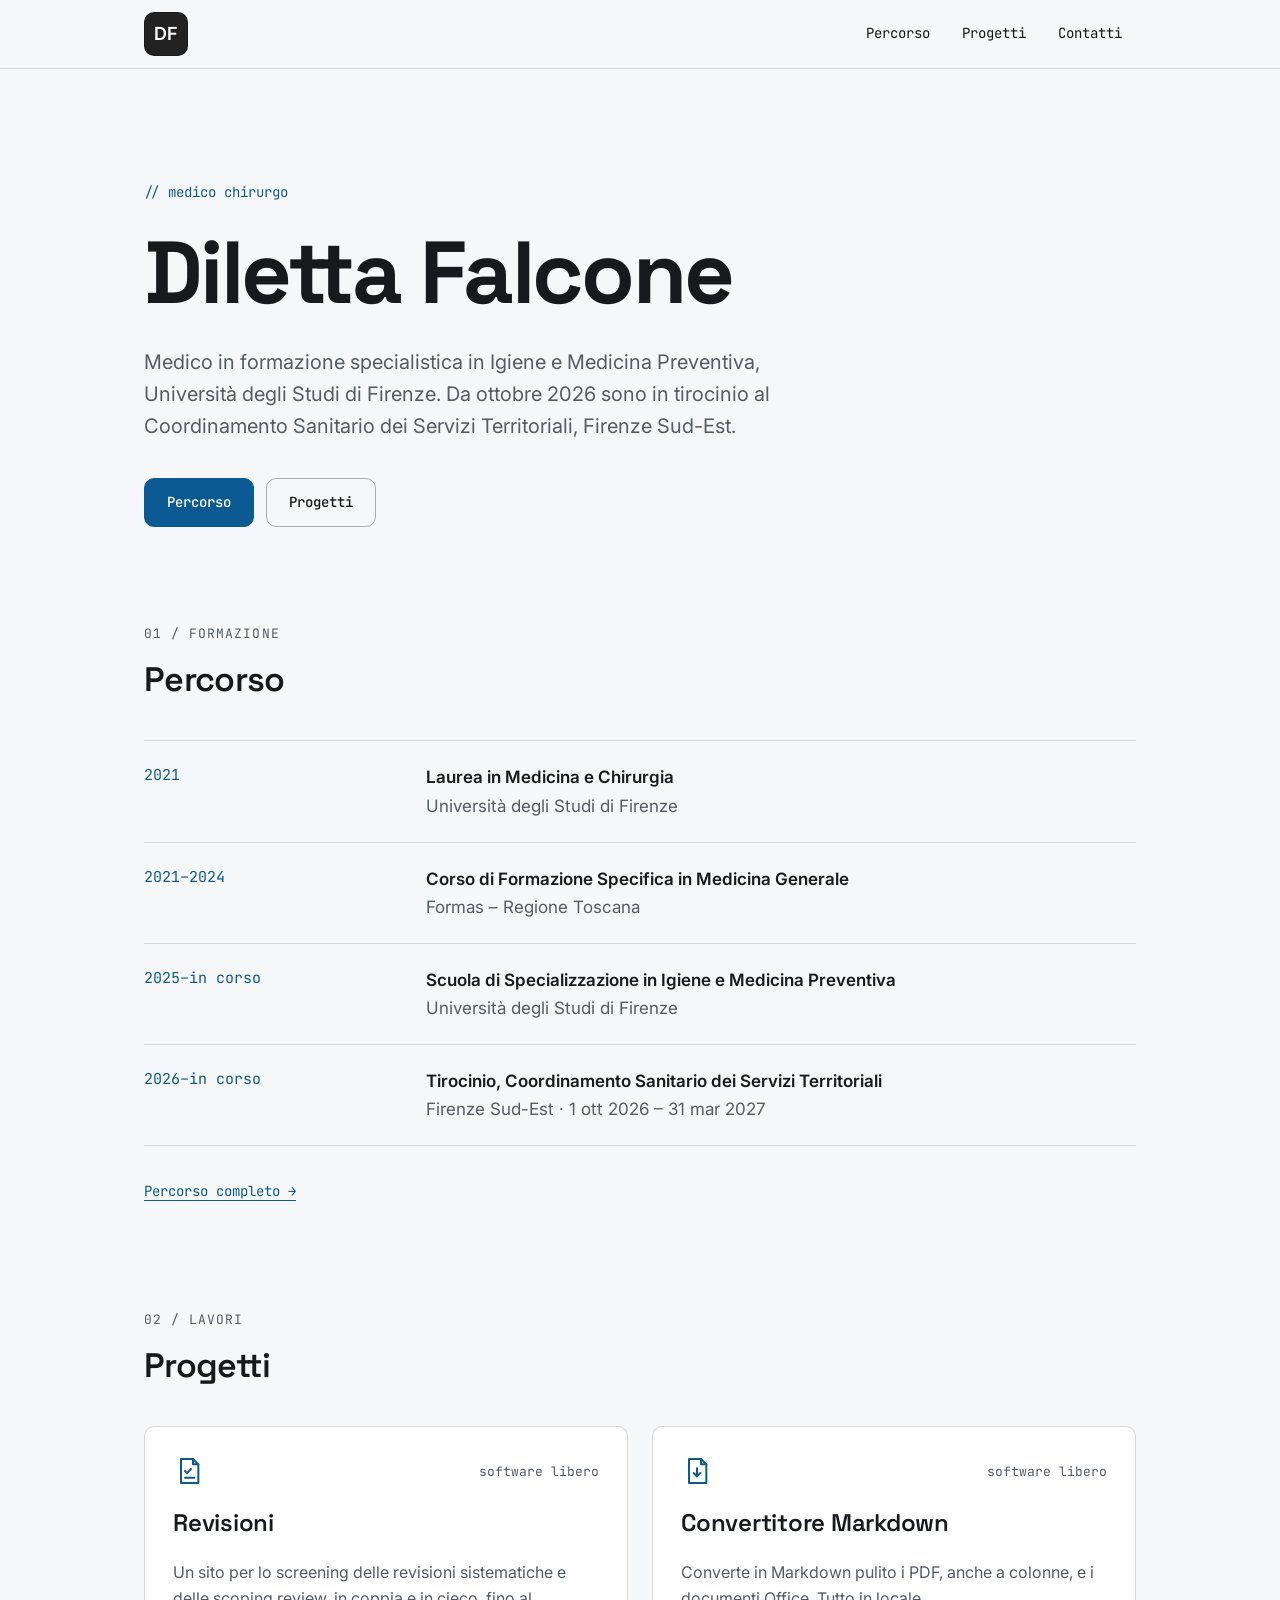
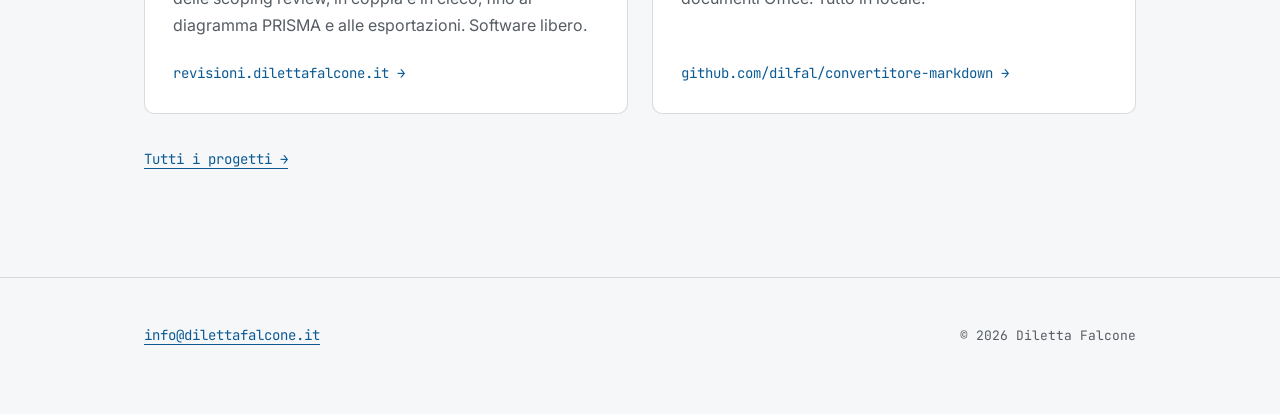
<file: index.html>
<!DOCTYPE html>
<html lang="it">
<head>
  <meta charset="UTF-8">
  <meta name="viewport" content="width=device-width, initial-scale=1.0">
  <meta name="description" content="Diletta Falcone, medico chirurgo. Laurea in Medicina a Firenze, formazione specifica in Medicina Generale, in formazione specialistica in Igiene e Medicina Preventiva.">
  <title>Diletta Falcone</title>
  <link rel="canonical" href="https://dilettafalcone.it/">
  <link rel="icon" href="/favicon.svg" type="image/svg+xml">
  <link rel="icon" href="/favicon-96.png" sizes="96x96" type="image/png">
  <link rel="icon" href="/favicon.ico" sizes="any">
  <link rel="apple-touch-icon" href="/apple-touch-icon.png">
  <meta property="og:type" content="website">
  <meta property="og:site_name" content="Diletta Falcone">
  <meta property="og:locale" content="it_IT">
  <meta property="og:title" content="Diletta Falcone">
  <meta property="og:description" content="Diletta Falcone, medico chirurgo. Laurea in Medicina a Firenze, formazione specifica in Medicina Generale, in formazione specialistica in Igiene e Medicina Preventiva.">
  <meta property="og:url" content="https://dilettafalcone.it/">
  <meta property="og:image" content="https://dilettafalcone.it/og-image.png">
  <meta property="og:image:width" content="1200">
  <meta property="og:image:height" content="630">
  <meta property="og:image:alt" content="Diletta Falcone, medico chirurgo">
  <meta name="twitter:card" content="summary_large_image">
  <script type="application/ld+json">
{
  "@context": "https://schema.org",
  "@graph": [
    {
      "@type": "WebSite",
      "name": "Diletta Falcone",
      "url": "https://dilettafalcone.it/"
    },
    {
      "@type": "Person",
      "name": "Diletta Falcone",
      "url": "https://dilettafalcone.it/",
      "jobTitle": "Medico chirurgo",
      "alumniOf": {
        "@type": "CollegeOrUniversity",
        "name": "Università degli Studi di Firenze"
      },
      "image": "https://dilettafalcone.it/icon-512.png"
    }
  ]
}
  </script>
  <link rel="preconnect" href="https://fonts.googleapis.com">
  <link rel="preconnect" href="https://fonts.gstatic.com" crossorigin>
  <link href="https://fonts.googleapis.com/css2?family=Inter:wght@400;500;600&family=JetBrains+Mono:wght@400;500&family=Space+Grotesk:wght@500;600;700&display=swap" rel="stylesheet">
  <link rel="stylesheet" href="/css/style.css?v=2">
</head>
<body>

  <nav>
    <div class="nav-inner">
      <a href="/" class="nav-logo" aria-label="Diletta Falcone, home">DF</a>
      <ul class="nav-links">
        <li><a href="/percorso/">Percorso</a></li>
        <li><a href="/progetti/">Progetti</a></li>
        <li><a href="#contatti">Contatti</a></li>
      </ul>
    </div>
  </nav>

  <main>
    <section class="wrap hero" id="home">
      <p class="eyebrow">// medico chirurgo</p>
      <h1>Diletta Falcone</h1>
      <p class="lead">Medico in formazione specialistica in Igiene e Medicina Preventiva, Università degli Studi di Firenze. Da ottobre 2026 sono in tirocinio al Coordinamento Sanitario dei Servizi Territoriali, Firenze Sud-Est.</p>
      <div class="btns">
        <a class="btn btn-primary" href="/percorso/">Percorso</a>
        <a class="btn" href="/progetti/">Progetti</a>
      </div>
    </section>

    <section class="wrap section" id="percorso">
      <p class="kicker">01 / formazione</p>
      <h2>Percorso</h2>
      <div class="rows">
        <div class="row">
          <div class="row-when">2021</div>
          <div class="row-what">
            <div class="row-title">Laurea in Medicina e Chirurgia</div>
            <div class="row-place">Università degli Studi di Firenze</div>
          </div>
        </div>
        <div class="row">
          <div class="row-when">2021–2024</div>
          <div class="row-what">
            <div class="row-title">Corso di Formazione Specifica in Medicina Generale</div>
            <div class="row-place">Formas – Regione Toscana</div>
          </div>
        </div>
        <div class="row">
          <div class="row-when">2025–in corso</div>
          <div class="row-what">
            <div class="row-title">Scuola di Specializzazione in Igiene e Medicina Preventiva</div>
            <div class="row-place">Università degli Studi di Firenze</div>
          </div>
        </div>
        <div class="row">
          <div class="row-when">2026–in corso</div>
          <div class="row-what">
            <div class="row-title">Tirocinio, Coordinamento Sanitario dei Servizi Territoriali</div>
            <div class="row-place">Firenze Sud-Est · 1 ott 2026 – 31 mar 2027</div>
          </div>
        </div>
      </div>
      <a class="more" href="/percorso/">Percorso completo →</a>
    </section>

    <section class="wrap section" id="progetti">
      <p class="kicker">02 / lavori</p>
      <h2>Progetti</h2>
      <div class="cards">
        <a class="card" href="https://revisioni.dilettafalcone.it">
          <div class="card-top">
            <svg aria-hidden="true" width="32" height="32" viewBox="0 0 24 24" fill="none" stroke-width="1.5" stroke-linecap="round" stroke-linejoin="round"><path d="M6 3h9l4 4v14H6z"/><path d="M15 3v4h4"/><path d="M9 12l1.6 1.6L13.5 10.5"/><path d="M9 17h7"/></svg>
            <span class="card-tag">software libero</span>
          </div>
          <h3>Revisioni</h3>
          <p>Un sito per lo screening delle revisioni sistematiche e delle scoping review, in coppia e in cieco, fino al diagramma PRISMA e alle esportazioni. Software libero.</p>
          <span class="card-go">revisioni.dilettafalcone.it →</span>
        </a>
        <a class="card" href="https://github.com/dilfal/convertitore-markdown">
          <div class="card-top">
            <svg aria-hidden="true" width="32" height="32" viewBox="0 0 24 24" fill="none" stroke-width="1.5" stroke-linecap="round" stroke-linejoin="round"><path d="M6 3h9l4 4v14H6z"/><path d="M15 3v4h4"/><path d="M12 10v6"/><path d="M9.5 13.5L12 16l2.5-2.5"/></svg>
            <span class="card-tag">software libero</span>
          </div>
          <h3>Convertitore Markdown</h3>
          <p>Converte in Markdown pulito i PDF, anche a colonne, e i documenti Office. Tutto in locale.</p>
          <span class="card-go">github.com/dilfal/convertitore-markdown →</span>
        </a>
      </div>
      <a class="more" href="/progetti/">Tutti i progetti →</a>
    </section>

  </main>

  <footer id="contatti">
    <div class="footer-inner">
      <a href="mailto:info@dilettafalcone.it">info@dilettafalcone.it</a>
      <p>© 2026 Diletta Falcone</p>
    </div>
  </footer>
</body>
</html>
</file>
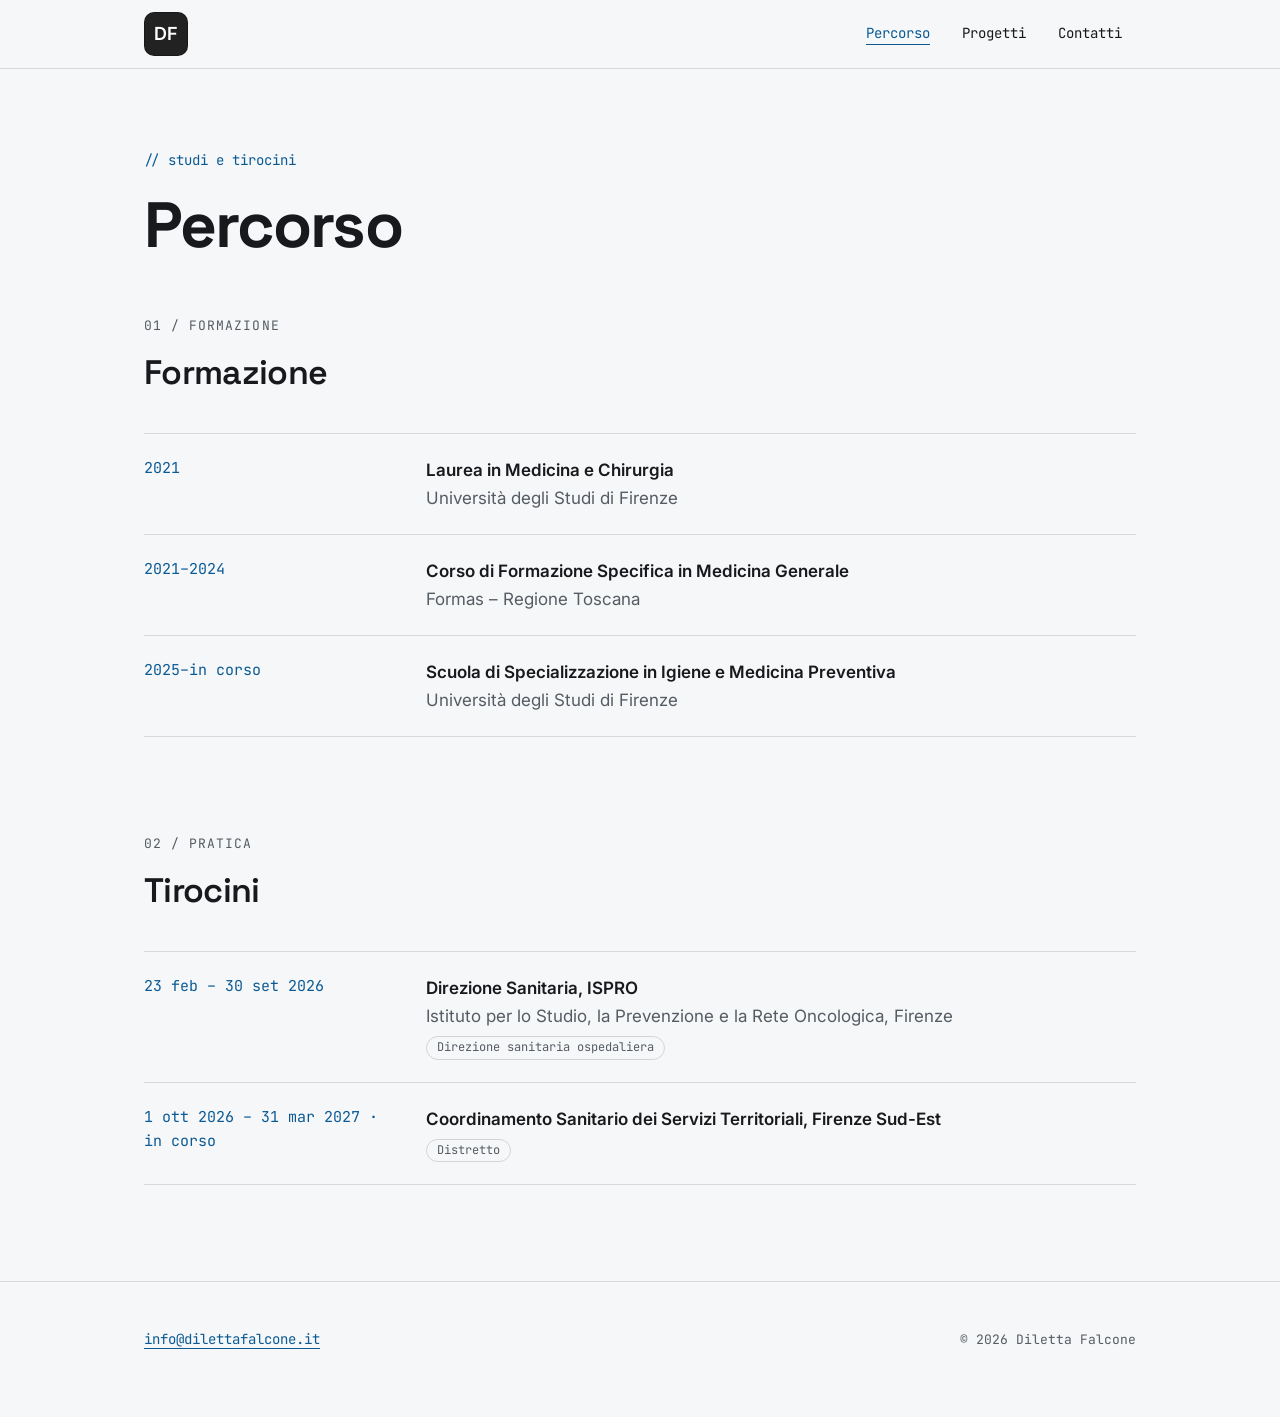
<file: percorso/index.html>
<!DOCTYPE html>
<html lang="it">
<head>
  <meta charset="UTF-8">
  <meta name="viewport" content="width=device-width, initial-scale=1.0">
  <meta name="description" content="Studi e tirocini di Diletta Falcone.">
  <title>Percorso — Diletta Falcone</title>
  <link rel="canonical" href="https://dilettafalcone.it/percorso/">
  <link rel="icon" href="/favicon.svg" type="image/svg+xml">
  <link rel="icon" href="/favicon-96.png" sizes="96x96" type="image/png">
  <link rel="icon" href="/favicon.ico" sizes="any">
  <link rel="apple-touch-icon" href="/apple-touch-icon.png">
  <meta property="og:type" content="website">
  <meta property="og:site_name" content="Diletta Falcone">
  <meta property="og:locale" content="it_IT">
  <meta property="og:title" content="Percorso — Diletta Falcone">
  <meta property="og:description" content="Studi e tirocini di Diletta Falcone.">
  <meta property="og:url" content="https://dilettafalcone.it/percorso/">
  <meta property="og:image" content="https://dilettafalcone.it/og-image.png">
  <meta property="og:image:width" content="1200">
  <meta property="og:image:height" content="630">
  <meta property="og:image:alt" content="Diletta Falcone, medico chirurgo">
  <meta name="twitter:card" content="summary_large_image">
  <link rel="preconnect" href="https://fonts.googleapis.com">
  <link rel="preconnect" href="https://fonts.gstatic.com" crossorigin>
  <link href="https://fonts.googleapis.com/css2?family=Inter:wght@400;500;600&family=JetBrains+Mono:wght@400;500&family=Space+Grotesk:wght@500;600;700&display=swap" rel="stylesheet">
  <link rel="stylesheet" href="/css/style.css?v=2">
</head>
<body>

  <nav>
    <div class="nav-inner">
      <a href="/" class="nav-logo" aria-label="Diletta Falcone, home">DF</a>
      <ul class="nav-links">
        <li><a href="/percorso/" aria-current="page">Percorso</a></li>
        <li><a href="/progetti/">Progetti</a></li>
        <li><a href="#contatti">Contatti</a></li>
      </ul>
    </div>
  </nav>

  <main>
    <section class="wrap page-head">
      <p class="eyebrow">// studi e tirocini</p>
      <h1>Percorso</h1>
    </section>

    <section class="wrap section" id="formazione">
      <p class="kicker">01 / formazione</p>
      <h2>Formazione</h2>
      <div class="rows">
        <div class="row">
          <div class="row-when">2021</div>
          <div class="row-what">
            <div class="row-title">Laurea in Medicina e Chirurgia</div>
            <div class="row-place">Università degli Studi di Firenze</div>
          </div>
        </div>
        <div class="row">
          <div class="row-when">2021–2024</div>
          <div class="row-what">
            <div class="row-title">Corso di Formazione Specifica in Medicina Generale</div>
            <div class="row-place">Formas – Regione Toscana</div>
          </div>
        </div>
        <div class="row">
          <div class="row-when">2025–in corso</div>
          <div class="row-what">
            <div class="row-title">Scuola di Specializzazione in Igiene e Medicina Preventiva</div>
            <div class="row-place">Università degli Studi di Firenze</div>
          </div>
        </div>
      </div>
    </section>

    <section class="wrap section" id="tirocini">
      <p class="kicker">02 / pratica</p>
      <h2>Tirocini</h2>
      <div class="rows">
        <div class="row">
          <div class="row-when">23 feb – 30 set 2026</div>
          <div class="row-what">
            <div class="row-title">Direzione Sanitaria, ISPRO</div>
            <div class="row-place">Istituto per lo Studio, la Prevenzione e la Rete Oncologica, Firenze</div>
            <span class="row-tag">Direzione sanitaria ospedaliera</span>
          </div>
        </div>
        <div class="row">
          <div class="row-when">1 ott 2026 – 31 mar 2027 · in corso</div>
          <div class="row-what">
            <div class="row-title">Coordinamento Sanitario dei Servizi Territoriali, Firenze Sud-Est</div>
            <span class="row-tag">Distretto</span>
          </div>
        </div>
      </div>
    </section>

  </main>

  <footer id="contatti">
    <div class="footer-inner">
      <a href="mailto:info@dilettafalcone.it">info@dilettafalcone.it</a>
      <p>© 2026 Diletta Falcone</p>
    </div>
  </footer>
</body>
</html>
</file>
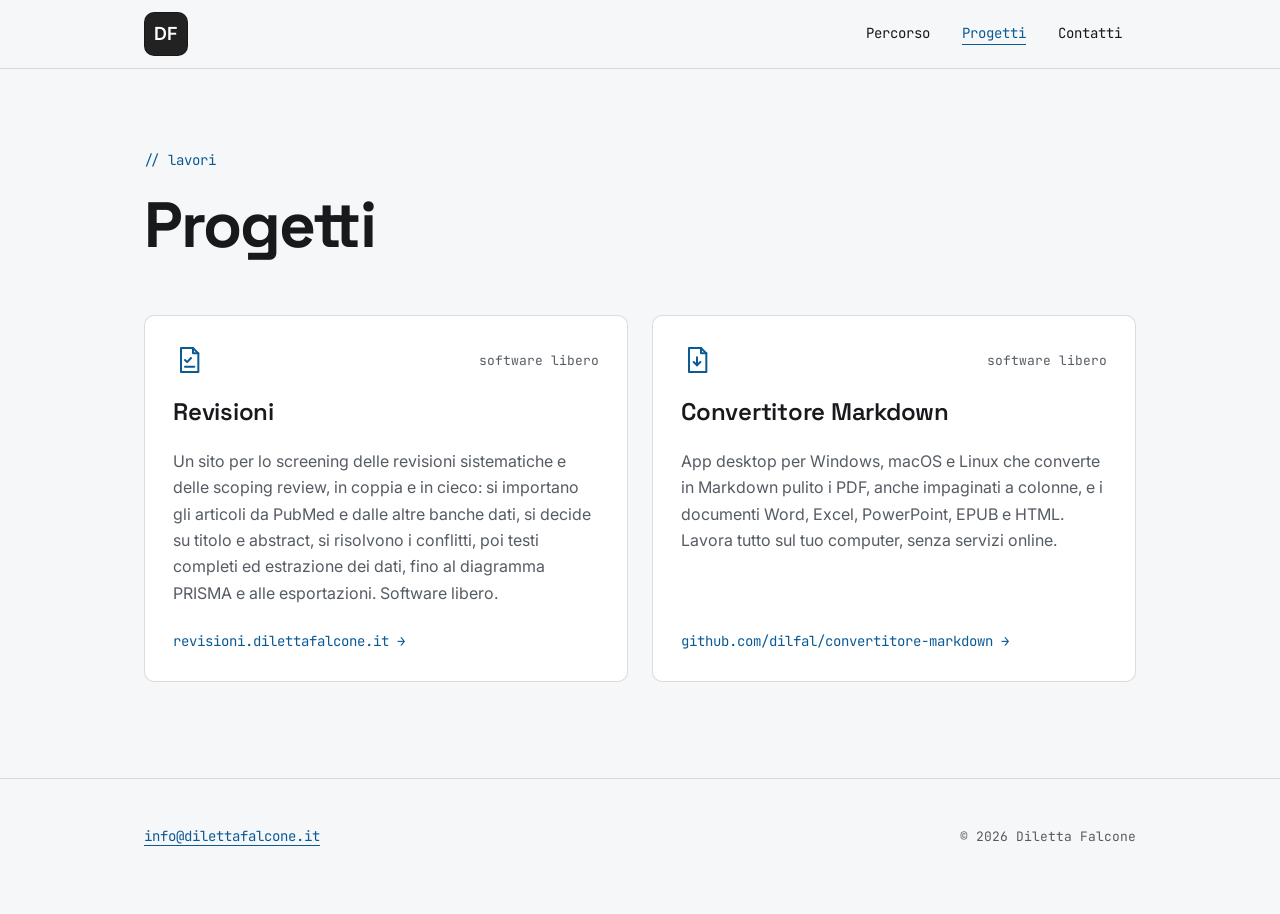
<file: progetti/index.html>
<!DOCTYPE html>
<html lang="it">
<head>
  <meta charset="UTF-8">
  <meta name="viewport" content="width=device-width, initial-scale=1.0">
  <meta name="description" content="I progetti di Diletta Falcone.">
  <title>Progetti - Diletta Falcone</title>
  <link rel="canonical" href="https://dilettafalcone.it/progetti/">
  <link rel="icon" href="/favicon.svg" type="image/svg+xml">
  <link rel="icon" href="/favicon-96.png" sizes="96x96" type="image/png">
  <link rel="icon" href="/favicon.ico" sizes="any">
  <link rel="apple-touch-icon" href="/apple-touch-icon.png">
  <meta property="og:type" content="website">
  <meta property="og:site_name" content="Diletta Falcone">
  <meta property="og:locale" content="it_IT">
  <meta property="og:title" content="Progetti - Diletta Falcone">
  <meta property="og:description" content="I progetti di Diletta Falcone.">
  <meta property="og:url" content="https://dilettafalcone.it/progetti/">
  <meta property="og:image" content="https://dilettafalcone.it/og-image.png">
  <meta property="og:image:width" content="1200">
  <meta property="og:image:height" content="630">
  <meta property="og:image:alt" content="Diletta Falcone, medico chirurgo">
  <meta name="twitter:card" content="summary_large_image">
  <link rel="preconnect" href="https://fonts.googleapis.com">
  <link rel="preconnect" href="https://fonts.gstatic.com" crossorigin>
  <link href="https://fonts.googleapis.com/css2?family=Inter:wght@400;500;600&family=JetBrains+Mono:wght@400;500&family=Space+Grotesk:wght@500;600;700&display=swap" rel="stylesheet">
  <link rel="stylesheet" href="/css/style.css?v=2">
</head>
<body>

  <nav>
    <div class="nav-inner">
      <a href="/" class="nav-logo" aria-label="Diletta Falcone, home">DF</a>
      <ul class="nav-links">
        <li><a href="/percorso/">Percorso</a></li>
        <li><a href="/progetti/" aria-current="page">Progetti</a></li>
        <li><a href="#contatti">Contatti</a></li>
      </ul>
    </div>
  </nav>

  <main>
    <section class="wrap page-head">
      <p class="eyebrow">// lavori</p>
      <h1>Progetti</h1>
    </section>

    <section class="wrap section" id="elenco">
      <div class="cards">
        <a class="card" href="https://revisioni.dilettafalcone.it">
          <div class="card-top">
            <svg aria-hidden="true" width="32" height="32" viewBox="0 0 24 24" fill="none" stroke-width="1.5" stroke-linecap="round" stroke-linejoin="round"><path d="M6 3h9l4 4v14H6z"/><path d="M15 3v4h4"/><path d="M9 12l1.6 1.6L13.5 10.5"/><path d="M9 17h7"/></svg>
            <span class="card-tag">software libero</span>
          </div>
          <h3>Revisioni</h3>
          <p>Un sito per lo screening delle revisioni sistematiche e delle scoping review, in coppia e in cieco: si importano gli articoli da PubMed e dalle altre banche dati, si decide su titolo e abstract, si risolvono i conflitti, poi testi completi ed estrazione dei dati, fino al diagramma PRISMA e alle esportazioni. Software libero.</p>
          <span class="card-go">revisioni.dilettafalcone.it →</span>
        </a>
        <a class="card" href="https://github.com/dilfal/convertitore-markdown">
          <div class="card-top">
            <svg aria-hidden="true" width="32" height="32" viewBox="0 0 24 24" fill="none" stroke-width="1.5" stroke-linecap="round" stroke-linejoin="round"><path d="M6 3h9l4 4v14H6z"/><path d="M15 3v4h4"/><path d="M12 10v6"/><path d="M9.5 13.5L12 16l2.5-2.5"/></svg>
            <span class="card-tag">software libero</span>
          </div>
          <h3>Convertitore Markdown</h3>
          <p>App desktop per Windows, macOS e Linux che converte in Markdown pulito i PDF, anche impaginati a colonne, e i documenti Word, Excel, PowerPoint, EPUB e HTML. Lavora tutto sul tuo computer, senza servizi online.</p>
          <span class="card-go">github.com/dilfal/convertitore-markdown →</span>
        </a>
      </div>
    </section>

  </main>

  <footer id="contatti">
    <div class="footer-inner">
      <a href="mailto:info@dilettafalcone.it">info@dilettafalcone.it</a>
      <p>© 2026 Diletta Falcone</p>
    </div>
  </footer>
</body>
</html>
</file>
<file: css/style.css>
/* Diletta Falcone: stile scuro e tecnologico, tema automatico */

:root {
  --bg: #f6f7f8;
  --fg: #17191c;
  --muted: #555c63;
  --accent: #0b5a94;
  --line: rgba(0, 0, 0, 0.12);
  --line-strong: rgba(0, 0, 0, 0.3);
  --card-line: rgba(0, 0, 0, 0.14);
  --card-bg: #ffffff;
  --btn-bg: #0b5a94;
  --btn-fg: #ffffff;
  --mark-bg: #222222;
  --mark-fg: #ffffff;
  --max: 1040px;
  --mono: 'JetBrains Mono', ui-monospace, 'Cascadia Mono', Consolas, monospace;
  --head: 'Space Grotesk', 'Segoe UI', system-ui, sans-serif;
  --body: 'Inter', system-ui, 'Segoe UI', sans-serif;
}

@media (prefers-color-scheme: dark) {
  :root {
    --bg: #1a1a1a;
    --fg: #ececec;
    --muted: #a3a3a3;
    --accent: #7cc4ff;
    --line: rgba(255, 255, 255, 0.12);
    --line-strong: rgba(255, 255, 255, 0.28);
    --card-line: rgba(255, 255, 255, 0.14);
    --card-bg: #202020;
    --btn-bg: #7cc4ff;
    --btn-fg: #0d1722;
    --mark-bg: #2b2b2b;
    --mark-fg: #ececec;
  }
}

*, *::before, *::after { box-sizing: border-box; }

html { color-scheme: light dark; scroll-behavior: smooth; }

body {
  margin: 0;
  background: var(--bg);
  color: var(--fg);
  font-family: var(--body);
  font-size: 17px;
  line-height: 1.65;
  -webkit-font-smoothing: antialiased;
  overflow-wrap: break-word;
}

a { color: inherit; text-decoration: none; }

a:focus-visible {
  outline: 2px solid var(--accent);
  outline-offset: 3px;
  border-radius: 4px;
}

h1, h2, h3, p, ul { margin: 0; }
ul { padding: 0; list-style: none; }

/* Navigazione */
nav { border-bottom: 1px solid var(--line); }

.nav-inner {
  max-width: var(--max);
  margin: 0 auto;
  padding: 12px 24px;
  display: flex;
  flex-wrap: wrap;
  align-items: center;
  justify-content: space-between;
  gap: 8px;
}

.nav-logo {
  display: flex;
  align-items: center;
  justify-content: center;
  width: 44px;
  height: 44px;
  border-radius: 10px;
  background: var(--mark-bg);
  color: var(--mark-fg);
  border: 1px solid var(--line-strong);
  font-weight: 600;
  font-size: 18px;
  letter-spacing: -0.01em;
}

.nav-links { display: flex; flex-wrap: wrap; gap: 4px; }

.nav-links a {
  display: inline-block;
  padding: 10px 14px;
  font-family: var(--mono);
  font-size: 14px;
  color: var(--fg);
  border-radius: 8px;
}

.nav-links a:hover { color: var(--accent); }

.nav-links a[aria-current="page"] {
  color: var(--accent);
  text-decoration: underline;
  text-underline-offset: 6px;
}

/* Sezioni */
.wrap {
  max-width: var(--max);
  margin: 0 auto;
  padding-left: 24px;
  padding-right: 24px;
}

.hero { padding-top: 112px; padding-bottom: 96px; }
.page-head { padding-top: 80px; padding-bottom: 56px; }
.section { padding-bottom: 96px; }

.eyebrow {
  margin-bottom: 24px;
  font-family: var(--mono);
  font-size: 14px;
  color: var(--accent);
}

.hero h1 {
  margin-bottom: 28px;
  font-family: var(--head);
  font-weight: 700;
  font-size: clamp(44px, 9vw, 88px);
  line-height: 1.02;
  letter-spacing: -0.03em;
}

.hero .lead {
  max-width: 640px;
  margin-bottom: 36px;
  font-size: 20px;
  line-height: 1.6;
  color: var(--muted);
}

.page-head h1 {
  font-family: var(--head);
  font-weight: 700;
  font-size: clamp(40px, 7vw, 64px);
  line-height: 1.05;
  letter-spacing: -0.03em;
}

.page-head .eyebrow { margin-bottom: 20px; }

.btns { display: flex; flex-wrap: wrap; gap: 12px; }

.btn {
  display: inline-block;
  padding: 12px 22px;
  border-radius: 10px;
  border: 1px solid var(--line-strong);
  color: var(--fg);
  font-family: var(--mono);
  font-weight: 500;
  font-size: 14px;
}

.btn:hover { border-color: var(--accent); color: var(--accent); }

.btn-primary {
  background: var(--btn-bg);
  border-color: var(--btn-bg);
  color: var(--btn-fg);
}

.btn-primary:hover { color: var(--btn-fg); opacity: 0.9; }

.kicker {
  margin-bottom: 8px;
  font-family: var(--mono);
  font-size: 13px;
  letter-spacing: 0.08em;
  text-transform: uppercase;
  color: var(--muted);
}

.section h2 {
  margin-bottom: 32px;
  font-family: var(--head);
  font-weight: 600;
  font-size: 34px;
  letter-spacing: -0.02em;
}

/* Voci del percorso */
.rows { border-top: 1px solid var(--line); }

.row {
  display: flex;
  flex-wrap: wrap;
  gap: 4px 32px;
  padding: 22px 0;
  border-bottom: 1px solid var(--line);
}

.row-when {
  flex: 0 0 250px;
  font-family: var(--mono);
  font-size: 15px;
  color: var(--accent);
}

.row-what { flex: 1 1 320px; min-width: 0; }
.row-title { font-weight: 600; }
.row-place { color: var(--muted); }

.row-tag {
  display: inline-block;
  margin-top: 6px;
  padding: 1px 10px;
  border: 1px solid var(--card-line);
  border-radius: 999px;
  font-family: var(--mono);
  font-size: 12px;
  color: var(--muted);
}

.more {
  display: inline-block;
  margin-top: 24px;
  padding: 10px 0;
  font-family: var(--mono);
  font-size: 14px;
  color: var(--accent);
  text-decoration: underline;
  text-underline-offset: 4px;
}

/* Schede dei progetti */
.cards { display: flex; flex-wrap: wrap; gap: 24px; }

.card {
  flex: 1 1 320px;
  min-width: 0;
  max-width: 100%;
  display: flex;
  flex-direction: column;
  gap: 16px;
  padding: 28px;
  border: 1px solid var(--card-line);
  border-radius: 10px;
  background: var(--card-bg);
  color: var(--fg);
}

.card:hover { border-color: var(--accent); }

.cards.single .card { flex: 0 1 520px; }

.card-top {
  display: flex;
  align-items: center;
  justify-content: space-between;
  gap: 12px;
}

.card-top svg { stroke: var(--accent); flex: none; }

.card-tag { font-family: var(--mono); font-size: 13px; color: var(--muted); }

.card h3 {
  font-family: var(--head);
  font-weight: 600;
  font-size: 24px;
  letter-spacing: -0.01em;
}

.card p { font-size: 16px; color: var(--muted); }

.card-go {
  margin-top: auto;
  padding-top: 8px;
  font-family: var(--mono);
  font-size: 14px;
  color: var(--accent);
  overflow-wrap: anywhere;
}

/* Piè di pagina */
footer { border-top: 1px solid var(--line); }

.footer-inner {
  max-width: var(--max);
  margin: 0 auto;
  padding: 36px 24px 56px;
  display: flex;
  flex-wrap: wrap;
  justify-content: space-between;
  align-items: center;
  gap: 12px 24px;
}

.footer-inner a {
  padding: 10px 0;
  font-family: var(--mono);
  font-size: 14px;
  color: var(--accent);
  text-decoration: underline;
  text-underline-offset: 4px;
}

.footer-inner p {
  font-family: var(--mono);
  font-size: 13px;
  color: var(--muted);
}

@media (max-width: 520px) {
  body { font-size: 16px; }
  .nav-inner, .wrap, .footer-inner { padding-left: 18px; padding-right: 18px; }
  .nav-links a { padding: 10px 10px; }
  .hero { padding-top: 64px; padding-bottom: 64px; }
  .hero .lead { font-size: 18px; }
  .page-head { padding-top: 48px; padding-bottom: 40px; }
  .section { padding-bottom: 64px; }
  .section h2 { font-size: 28px; }
  .row-when { flex-basis: 100%; }
  .card { padding: 22px; }
}

@media (prefers-reduced-motion: reduce) {
  html { scroll-behavior: auto; }
}
</file>
